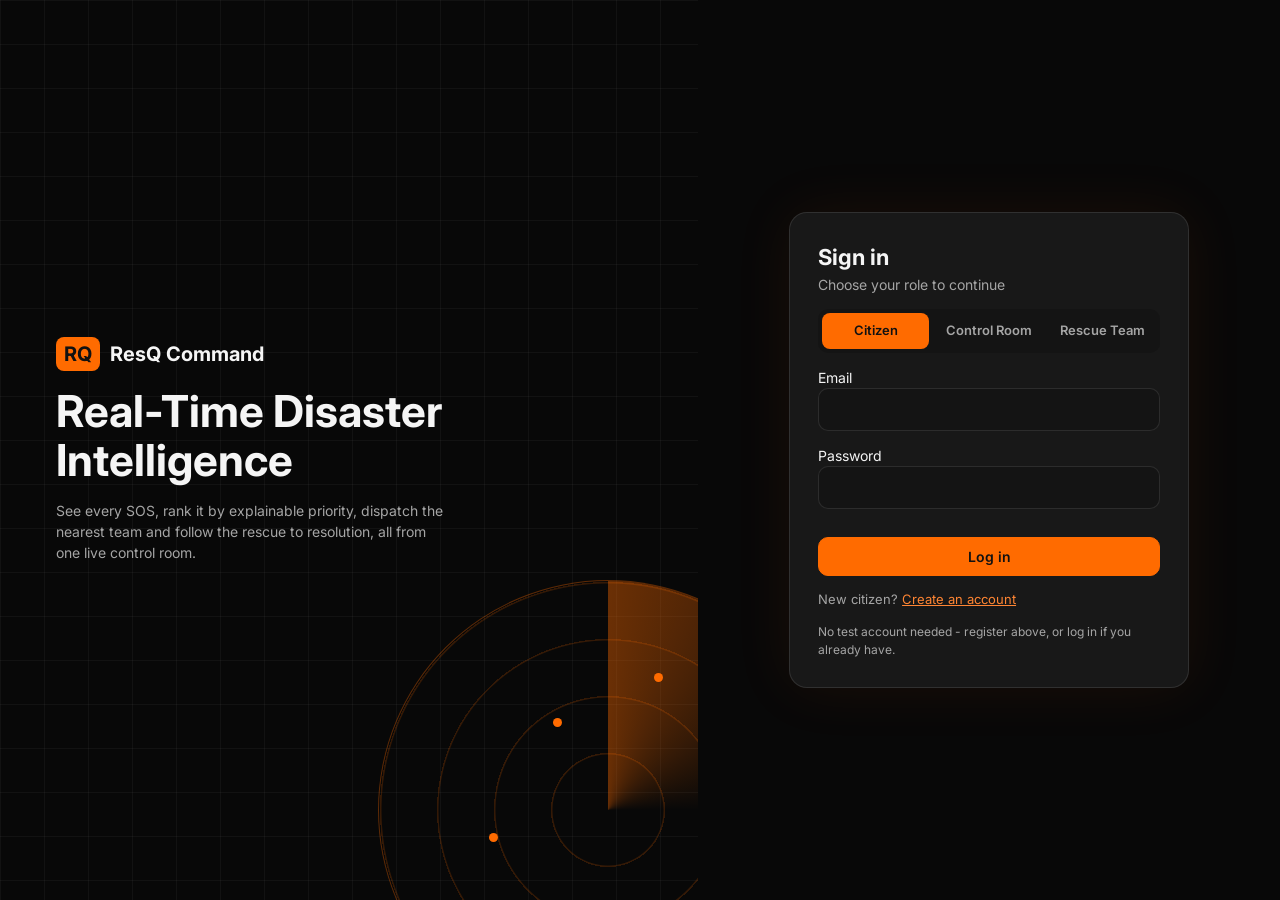
<file: frontend/index.html>
<!DOCTYPE html><html lang="en"><head><meta charset="utf-8"><meta name="viewport" content="width=device-width,initial-scale=1">
<title>ResQ Command - Login</title>
<link rel="preconnect" href="https://fonts.googleapis.com"><link href="https://fonts.googleapis.com/css2?family=Inter:wght@400;600;700&display=swap" rel="stylesheet">
<link rel="stylesheet" href="css/style.css"></head><body>
<div class="login">
 <section class="hero" aria-label="About ResQ Command">
  <div class="logo"><b>RQ</b> ResQ Command</div>
  <h1>Real-Time Disaster Intelligence</h1>
  <p>See every SOS, rank it by explainable priority, dispatch the nearest team and follow the rescue to resolution, all from one live control room.</p>
  <div class="radar" aria-hidden="true"><span class="blip" style="top:30%;left:38%"></span><span class="blip" style="top:55%;left:24%;animation-delay:.6s"></span><span class="blip" style="top:20%;left:60%;animation-delay:1.1s"></span></div>
 </section>
 <section style="display:grid;padding:24px">
  <div class="lcard">
   <div><h2 style="font-size:22px;margin:0">Sign in</h2><p class="mut">Choose your role to continue</p></div>
   <div class="roletabs" role="tablist" aria-label="Role">
    <button type="button" class="rtab on" data-role="CITIZEN">Citizen</button>
    <button type="button" class="rtab" data-role="CONTROL_ROOM">Control Room</button>
    <button type="button" class="rtab" data-role="RESCUE_TEAM">Rescue Team</button>
   </div>

   <form id="loginForm" style="display:grid;gap:14px">
    <label>Email<input id="em" type="email" autocomplete="username" required></label>
    <label>Password<input id="pw" type="password" autocomplete="current-password" required></label>
    <p id="err" class="mut" role="alert" style="color:var(--bad)"></p>
    <button class="btn-o" type="submit">Log in</button>
    <p class="mut" id="switchToRegister" style="font-size:13px">New citizen? <a href="#" id="showRegister" style="color:var(--o2);text-decoration:underline">Create an account</a></p>
    <p class="mut" id="testAccts" style="font-size:12px"></p>
   </form>

   <form id="registerForm" style="display:none;gap:14px">
    <label>Full name<input id="rName" type="text" required></label>
    <label>Email<input id="rEmail" type="email" autocomplete="username" required></label>
    <label>Password<input id="rPw" type="password" autocomplete="new-password" required minlength="4"></label>
    <p id="rErr" class="mut" role="alert" style="color:var(--bad)"></p>
    <button class="btn-o" type="submit">Create account &amp; continue</button>
    <p class="mut" style="font-size:13px">Already have an account? <a href="#" id="showLogin" style="color:var(--o2);text-decoration:underline">Log in</a></p>
   </form>
  </div>
 </section>
</div>
<style>
.roletabs{display:flex;gap:6px;background:var(--bg2);border-radius:10px;padding:4px}
.rtab{flex:1;background:transparent;border:none;border-radius:8px;padding:8px 6px;font-size:13px;font-weight:600;color:var(--mut)}
.rtab.on{background:var(--o);color:#111}
</style>
<script src="js/ws.js"></script>
<script>
const $ = s => document.querySelector(s);
let role = 'CITIZEN';
const TEST_ACCOUNTS = {
  CITIZEN: 'No test account needed - register above, or log in if you already have.',
  CONTROL_ROOM: 'Test account: control@resq.demo / resq123',
  RESCUE_TEAM: 'Test account: alpha@resq.demo / resq123 (Alpha Rescue)',
};

// already signed in? skip straight to the right page.
(function bounce() {
  const a = resqAuth();
  if (a && a.token) go(a.role);
})();

function go(r) {
  if (r === 'CITIZEN') location.href = 'citizen.html';
  else if (r === 'CONTROL_ROOM') location.href = 'dashboard.html';
  else if (r === 'RESCUE_TEAM') location.href = 'rescue.html';
}

document.querySelectorAll('.rtab').forEach(b => b.onclick = () => {
  document.querySelectorAll('.rtab').forEach(x => x.classList.remove('on'));
  b.classList.add('on'); role = b.dataset.role;
  $('#switchToRegister').style.display = role === 'CITIZEN' ? 'block' : 'none';
  $('#testAccts').textContent = TEST_ACCOUNTS[role];
  showLogin();
});
$('#testAccts').textContent = TEST_ACCOUNTS.CITIZEN;

function showRegister() { $('#loginForm').style.display = 'none'; $('#registerForm').style.display = 'grid'; }
function showLogin() { $('#registerForm').style.display = 'none'; $('#loginForm').style.display = 'grid'; }
$('#showRegister').onclick = e => { e.preventDefault(); showRegister(); };
$('#showLogin').onclick = e => { e.preventDefault(); showLogin(); };

$('#loginForm').addEventListener('submit', async e => {
  e.preventDefault();
  $('#err').textContent = '';
  try {
    const auth = await resqApi('/api/auth/login', { method: 'POST', body: JSON.stringify({ email: $('#em').value, password: $('#pw').value }) });
    if (auth.role !== role) { $('#err').textContent = `That account is registered as ${auth.role.replace('_', ' ')}, not ${role.replace('_', ' ')}.`; return; }
    resqSetAuth(auth);
    go(auth.role);
  } catch (err) { $('#err').textContent = err.message || 'Login failed'; }
});

$('#registerForm').addEventListener('submit', async e => {
  e.preventDefault();
  $('#rErr').textContent = '';
  try {
    const auth = await resqApi('/api/auth/register', { method: 'POST', body: JSON.stringify({ name: $('#rName').value, email: $('#rEmail').value, password: $('#rPw').value }) });
    resqSetAuth(auth);
    go(auth.role);
  } catch (err) { $('#rErr').textContent = err.message || 'Could not create account'; }
});
</script>
</body></html>
</file>
<file: frontend/css/style.css>
:root{--bg:#080808;--bg2:#141414;--card:#181818;--card2:#1d1d1d;--o:#ff6b00;--o2:#ff8533;--tx:#f5f5f5;--mut:#a5a5a5;--bd:rgba(255,255,255,.1);--ok:#39d98a;--warn:#ffc857;--bad:#ff3b30}
*{box-sizing:border-box;margin:0}html,body{max-width:100%;overflow-x:hidden}
body{background:var(--bg);color:var(--tx);font:14px/1.5 Inter,system-ui,sans-serif}
a{color:inherit;text-decoration:none}
:focus-visible{outline:2px solid var(--o2);outline-offset:2px}
button{font:inherit;color:inherit;cursor:pointer;border:1px solid var(--bd);background:var(--card2);border-radius:10px;padding:8px 14px;transition:transform .15s,box-shadow .2s,border-color .2s;position:relative;overflow:hidden}
button:hover{transform:translateY(-1px);border-color:var(--o)}button:active{transform:scale(.97)}
.btn-o{background:var(--o);border-color:var(--o);color:#111;font-weight:600}.btn-o:hover{background:var(--o2);box-shadow:0 0 18px rgba(255,107,0,.45)}
input{font:inherit;color:var(--tx);background:var(--bg2);border:1px solid var(--bd);border-radius:10px;padding:10px 12px;width:100%}
.mut{color:var(--mut)}.dot{width:8px;height:8px;border-radius:50%;background:var(--ok);display:inline-block;animation:pulse 1.6s infinite}
@keyframes pulse{0%{box-shadow:0 0 0 0 rgba(255,107,0,.6)}100%{box-shadow:0 0 0 12px rgba(255,107,0,0)}}
/* ---- Login ---- */
.login{min-height:100vh;display:grid;grid-template-columns:1.2fr 1fr}
.hero{position:relative;padding:56px;display:flex;flex-direction:column;justify-content:center;gap:16px;overflow:hidden;background-image:linear-gradient(rgba(255,255,255,.04) 1px,transparent 1px),linear-gradient(90deg,rgba(255,255,255,.04) 1px,transparent 1px);background-size:44px 44px}
.hero h1{font-size:44px;line-height:1.1;max-width:14ch}.hero p{max-width:44ch;color:var(--mut)}
.radar{position:absolute;right:-140px;bottom:-140px;width:460px;height:460px;border-radius:50%;border:1px solid rgba(255,107,0,.35);background:repeating-radial-gradient(circle,transparent 0 55px,rgba(255,107,0,.18) 56px 57px)}
.radar::before{content:"";position:absolute;inset:0;border-radius:50%;background:conic-gradient(from 0deg,rgba(255,107,0,.4),transparent 25%);animation:spin 4s linear infinite}
.blip{position:absolute;width:9px;height:9px;border-radius:50%;background:var(--o);animation:pulse 2s infinite}
@keyframes spin{to{transform:rotate(360deg)}}
.logo{font-weight:700;font-size:20px;display:flex;gap:10px;align-items:center}.logo b{background:var(--o);color:#111;border-radius:8px;padding:2px 8px}
.lcard{margin:auto;width:min(400px,92%);background:var(--card);border:1px solid var(--bd);border-radius:18px;padding:28px;display:grid;gap:14px;box-shadow:0 0 60px rgba(255,107,0,.08)}
/* ---- App shell ---- */
.app{display:flex;min-height:100vh}
.side{width:224px;flex:none;position:sticky;top:0;height:100vh;background:var(--bg2);border-right:1px solid var(--bd);padding:16px 10px;display:flex;flex-direction:column;gap:6px;transition:width .2s}
.side.mini{width:64px}.side.mini .lbl,.side.mini .foot span{display:none}
.side .logo{padding:4px 8px 16px}
.nav{display:flex;gap:12px;align-items:center;padding:10px 12px;border-radius:10px;color:var(--mut);border-left:3px solid transparent;transition:.2s}
.nav:hover{background:var(--card);color:var(--tx);transform:translateX(3px)}.nav.on{color:var(--tx);background:var(--card);border-left-color:var(--o)}
.foot{margin-top:auto;padding:10px;border-top:1px solid var(--bd);font-size:12px;display:grid;gap:4px}
main{flex:1;min-width:0;padding:0 20px 24px}
.top{position:sticky;top:0;z-index:500;display:flex;gap:12px;align-items:center;flex-wrap:wrap;padding:12px 0;background:rgba(8,8,8,.85);backdrop-filter:blur(10px)}
.top input{max-width:260px}.spacer{flex:1}
.live{color:var(--o);font-weight:700;display:flex;gap:6px;align-items:center}.live .dot{background:var(--o)}
.badge{background:var(--o);color:#111;border-radius:99px;padding:0 6px;font-size:11px;font-weight:700}
#banner{display:none;background:var(--o);color:#111;font-weight:600;padding:8px 16px;text-align:center}
.kpis{display:grid;grid-template-columns:repeat(auto-fit,minmax(170px,1fr));gap:14px;margin-bottom:16px}
.card{background:linear-gradient(180deg,var(--card2),var(--card));border:1px solid var(--bd);border-radius:16px;padding:16px;transition:transform .2s,border-color .2s,box-shadow .2s}
.kpi:hover{transform:translateY(-3px);border-color:rgba(255,107,0,.5)}.kpi.crit{box-shadow:0 0 28px rgba(255,107,0,.18);border-color:rgba(255,107,0,.45)}
.kpi .n{font-size:34px;font-weight:700;line-height:1.1}.kpi svg{width:100%;height:28px;margin-top:6px}
.grid{display:grid;grid-template-columns:1fr 390px;gap:16px}.col{display:grid;gap:16px;align-content:start;min-width:0}
#mapEl{height:520px;border-radius:14px;border:1px solid var(--bd);background:#111;z-index:1}
#map{scroll-margin-top:80px}
.leaflet-tile-pane{filter:invert(1) hue-rotate(180deg) brightness(.85) contrast(.9) saturate(.5)}
.mk{width:16px;height:16px;border-radius:50%;border:2px solid #111}.mk.p1{background:var(--bad);animation:pulse 1.4s infinite}.mk.p2{background:var(--o);animation:pulse 1.8s infinite}.mk.p3{background:var(--warn)}
.mk.team{background:var(--ok)}.mk.shel{background:#3b9eff;border-radius:4px}.mk.done{background:#555;animation:none}
.legend{display:flex;gap:14px;flex-wrap:wrap;margin:10px 2px 0;color:var(--mut);font-size:12px}
.pop b{font-size:15px}.pop button{margin:8px 6px 0 0;padding:5px 10px;color:#111;background:#eee}
.q{display:grid;gap:10px;max-height:470px;overflow:auto;padding-right:2px}
.inc{border:1px solid var(--bd);border-left:4px solid var(--o);border-radius:12px;padding:12px;background:var(--bg2);display:grid;gap:4px;cursor:pointer;transition:.2s}
.inc:hover{transform:translateX(-3px);box-shadow:0 0 18px rgba(255,107,0,.2)}.inc.P1{border-left-color:var(--bad)}.inc.P3{border-left-color:var(--warn)}
.row{display:flex;justify-content:space-between;gap:8px;align-items:center}
.pill{font-size:11px;font-weight:700;border-radius:99px;padding:1px 9px;border:1px solid var(--bd)}
.pill.P1{background:rgba(255,59,48,.18);color:#ff7a70}.pill.P2{background:rgba(255,107,0,.18);color:var(--o2)}.pill.P3{background:rgba(255,200,87,.15);color:var(--warn)}
.feed{list-style:none;padding:0;display:grid;gap:10px;max-height:240px;overflow:auto}.feed li{padding-left:14px;position:relative;animation:in .4s}.feed li::before{content:"";position:absolute;left:0;top:7px;width:7px;height:7px;border-radius:50%;background:var(--o)}
@keyframes in{from{opacity:0;transform:translateY(-6px)}}
.team{display:grid;gap:6px;padding:10px 0;border-top:1px solid var(--bd)}.bar{height:6px;border-radius:9px;background:#2a2a2a}.bar i{display:block;height:100%;border-radius:9px;background:var(--o);transition:width .6s}
h2{font-size:15px;margin-bottom:10px}
.skel{height:64px;border-radius:12px;background:linear-gradient(90deg,#181818,#262626,#181818);background-size:200% 100%;animation:sh 1.2s infinite}@keyframes sh{to{background-position:-200% 0}}
/* drawer + toasts */
#drawer{position:fixed;top:0;right:0;height:100%;width:min(460px,100%);background:var(--bg2);border-left:1px solid var(--bd);z-index:1000;padding:20px;overflow:auto;transform:translateX(100%);transition:transform .3s}#drawer.open{transform:none}
.ring{--p:0;width:110px;height:110px;border-radius:50%;background:conic-gradient(var(--o) calc(var(--p)*1%),#2a2a2a 0);display:grid;place-items:center;transition:.6s}.ring div{width:88px;height:88px;border-radius:50%;background:var(--bg2);display:grid;place-items:center;text-align:center;font-weight:700;font-size:24px;line-height:1}
.tl{display:grid;gap:8px;margin:14px 0}.tl div{padding-left:22px;position:relative;color:var(--mut)}.tl div::before{content:"○";position:absolute;left:0}.tl div.d{color:var(--tx)}.tl div.d::before{content:"✓";color:var(--ok)}
.acts{display:flex;flex-wrap:wrap;gap:8px}
#toasts{position:fixed;right:16px;bottom:72px;z-index:2000;display:grid;gap:8px}.toast{background:var(--card2);border:1px solid var(--o);border-radius:12px;padding:10px 14px;animation:in .3s;max-width:320px}
@media(max-width:1100px){.grid{grid-template-columns:1fr}.login{grid-template-columns:1fr}.hero{padding:32px}.hero h1{font-size:32px}}
@media(max-width:900px){.side{position:fixed;top:auto;bottom:0;left:0;right:0;width:auto!important;height:58px;flex-direction:row;justify-content:space-around;z-index:900;padding:6px;border-top:1px solid var(--bd);border-right:0}.side .logo,.side .foot,.side .lbl,#collapse{display:none}main{padding-bottom:76px}#mapEl{height:360px}.nav{padding:8px 14px}#toasts{bottom:72px}}
/* ---- Connection badge (shared: dashboard / citizen / rescue) ---- */
.connbadge{font-weight:700;font-size:12px;padding:3px 10px;border-radius:99px;border:1px solid var(--bd);display:inline-flex;gap:6px;align-items:center}
.connbadge.live{color:var(--ok);border-color:rgba(57,217,138,.4)}
.connbadge.reconn{color:var(--o2);border-color:rgba(255,133,51,.5)}
.connbadge.offline{color:var(--mut)}
.demo-tag{font-size:11px;font-weight:700;letter-spacing:.02em;color:var(--o2);border:1px solid rgba(255,107,0,.4);border-radius:99px;padding:2px 9px}
.pnav{display:flex;gap:6px;overflow-x:auto;margin-bottom:12px;padding-bottom:2px}
.pnav a{font-size:12px;color:var(--mut);background:var(--card2);border:1px solid var(--bd);border-radius:99px;padding:6px 12px;white-space:nowrap}
.warnbox{border-radius:10px;padding:10px 12px;font-size:13px;border:1px solid}
.warnbox.high{background:rgba(255,59,48,.1);border-color:rgba(255,59,48,.4);color:#ff8a80}
.warnbox.moderate{background:rgba(255,200,87,.1);border-color:rgba(255,200,87,.4);color:var(--warn)}
/* ---- Phone-frame pages: /citizen and /rescue ---- */
body.phone{min-height:100vh;display:grid;place-items:center;background:radial-gradient(circle at 50% 0%,#161616,var(--bg) 60%);padding:24px 12px}
.frame{width:min(420px,100%);background:var(--card);border:1px solid var(--bd);border-radius:28px;padding:20px;display:grid;gap:16px;box-shadow:0 30px 80px rgba(0,0,0,.5)}
.frame header{display:flex;justify-content:space-between;align-items:center}
.frame h1{font-size:18px}
.field{display:grid;gap:6px}.field label{font-size:12px;color:var(--mut)}
select{font:inherit;color:var(--tx);background:var(--bg2);border:1px solid var(--bd);border-radius:10px;padding:10px 12px;width:100%}
textarea{font:inherit;color:var(--tx);background:var(--bg2);border:1px solid var(--bd);border-radius:10px;padding:10px 12px;width:100%;resize:vertical;min-height:64px}
.counter{display:flex;align-items:center;gap:10px}
.counter button{width:36px;height:36px;padding:0;border-radius:10px;font-size:18px;line-height:1}
.counter span{min-width:28px;text-align:center;font-weight:700;font-size:16px}
.locbox{display:flex;justify-content:space-between;gap:10px;align-items:center;background:var(--bg2);border:1px solid var(--bd);border-radius:12px;padding:10px 12px;font-size:13px}
.sos-btn{width:100%;padding:22px;border-radius:20px;background:var(--bad);border-color:var(--bad);color:#fff;font-size:20px;font-weight:700;letter-spacing:.02em;box-shadow:0 0 0 0 rgba(255,59,48,.5);animation:sospulse 2.2s infinite}
.sos-btn:hover{background:#ff544a;box-shadow:0 0 26px rgba(255,59,48,.55)}
@keyframes sospulse{0%{box-shadow:0 0 0 0 rgba(255,59,48,.45)}70%{box-shadow:0 0 0 18px rgba(255,59,48,0)}100%{box-shadow:0 0 0 0 rgba(255,59,48,0)}}
.track{display:grid;gap:6px}.track div{padding-left:24px;position:relative;color:var(--mut);font-size:14px}
.track div::before{content:"○";position:absolute;left:0}.track div.d{color:var(--tx)}.track div.d::before{content:"✓";color:var(--ok)}
.track div.now{color:var(--o2);font-weight:700}.track div.now::before{content:"●"}
.sms-link{display:block;text-align:center;border:1px solid var(--bd);border-radius:12px;padding:10px;color:var(--mut)}
.offline-note{background:rgba(255,107,0,.12);border:1px solid rgba(255,107,0,.4);border-radius:12px;padding:10px 12px;font-size:13px}
.rescue-card{border:1px solid var(--bd);border-left:4px solid var(--o);border-radius:14px;padding:14px;display:grid;gap:8px;background:var(--bg2)}
.rescue-card.P1{border-left-color:var(--bad)}.rescue-card.P3{border-left-color:var(--warn)}
.teamsel{display:flex;gap:8px;align-items:center}
@media(prefers-reduced-motion:reduce){*{animation:none!important;transition:none!important}}

/* ---- Live map: marker states, route card, phone maps ---- */
.mk.p4{background:#8a8a8a}.mk.done{background:#555}
.mk.team{background:var(--ok)}
.mk.team-assigned{background:#ff9f1a}
.mk.team-onway{background:#3b9eff}
.mk.team-reached{background:#a366ff}
.mk.team-off{background:#666;border-style:dashed}
.livemap{width:100%;height:260px;border-radius:14px;overflow:hidden;border:1px solid var(--bd)}
.routebox{display:flex;gap:12px;background:var(--card2);border:1px solid var(--bd);border-radius:12px;padding:10px 12px;margin:8px 0 4px}
.routebox .rb{display:grid;flex:1}.routebox .rb b{font-size:20px}
.routebox.err{display:block;color:var(--warn);border-color:rgba(255,200,87,.4);font-size:13px}
.routecard{background:var(--card2);border:1px solid var(--bd);border-radius:12px;padding:10px 12px;margin-top:10px}
.stbadge{display:inline-block;font-size:11px;font-weight:700;border-radius:99px;padding:2px 10px;background:rgba(255,107,0,.18);color:var(--o2)}
@media (max-width:600px){.livemap{height:220px}}

/* ---- Demo-specific visual identities ---- */
.control-room main{background:radial-gradient(circle at 75% 0%,rgba(11,37,69,.24),transparent 34%)}
.rescue-page .frame{border-color:rgba(59,158,255,.35);box-shadow:0 30px 80px rgba(0,0,0,.55),0 0 35px rgba(59,158,255,.08)}
.citizen-page .frame{border-color:rgba(255,59,48,.3);box-shadow:0 30px 80px rgba(0,0,0,.55),0 0 35px rgba(255,59,48,.08)}
.rescue-page .frame header{border-bottom:1px solid rgba(59,158,255,.18);padding-bottom:10px}
.citizen-page .frame header{border-bottom:1px solid rgba(255,59,48,.18);padding-bottom:10px}
.request-card{border:1px solid var(--bd);border-left:4px solid var(--o);border-radius:14px;padding:14px;background:var(--bg2);display:grid;gap:8px;animation:in .35s ease-out}
.request-card.P1{border-left-color:var(--bad);box-shadow:0 0 22px rgba(255,59,48,.08)}.request-card.P3{border-left-color:var(--warn)}
.request-note{font-size:12px;padding:8px;border-radius:9px;background:rgba(255,255,255,.04)}
.section-title{display:flex;justify-content:space-between;align-items:center;margin-bottom:2px}
.toast.success{border-color:var(--ok)}.toast.warn{border-color:var(--warn)}.toast.danger{border-color:var(--bad);box-shadow:0 0 22px rgba(255,59,48,.15)}
.status-available{color:var(--ok);border-color:rgba(57,217,138,.35)}.status-busy{color:var(--warn);border-color:rgba(255,200,87,.35)}.status-offline{color:#aaa;border-color:rgba(255,255,255,.18)}
.completed-pop{animation:completePop .65s ease-out}@keyframes completePop{0%{transform:scale(.96);opacity:.5}60%{transform:scale(1.03)}100%{transform:scale(1);opacity:1}}
.weather-banner{margin-top:8px}
@media(max-width:600px){#mapEl{height:320px}.control-room #mapEl{height:360px}}

/* ---- Weather Intelligence ---- */
.wx-metrics{display:grid;grid-template-columns:repeat(auto-fit,minmax(120px,1fr));gap:10px;margin-bottom:12px}
.wx-m{background:var(--bg2);border:1px solid var(--bd);border-radius:12px;padding:10px 12px;display:grid;gap:2px}
.wx-m b{font-size:22px;line-height:1.15}
.wx-small{font-size:11px}
.wx-fchead{font-size:11px;font-weight:700;letter-spacing:.08em;color:var(--mut);margin:4px 0 6px}
.wx-hours{display:flex;gap:6px;overflow-x:auto;padding-bottom:6px;margin-bottom:12px}
.wx-h{flex:0 0 58px;display:grid;justify-items:center;gap:2px;background:var(--bg2);border:1px solid var(--bd);border-radius:10px;padding:8px 4px;font-size:12px}
.wx-bar{width:14px;height:44px;background:#2a2a2a;border-radius:6px;display:flex;align-items:flex-end;overflow:hidden}
.wx-bar i{display:block;width:100%;background:#3b9eff}
.wx-advisory{border-radius:12px;padding:10px 12px;border:1px solid var(--bd);background:var(--bg2);display:grid;gap:4px;font-size:13px;margin-bottom:6px}
.wx-advisory.moderate{background:rgba(255,200,87,.1);border-color:rgba(255,200,87,.4)}
.wx-advisory.high{background:rgba(255,59,48,.1);border-color:rgba(255,59,48,.45)}
.wx-advhead{display:flex;justify-content:space-between;align-items:center;gap:8px}
.wx-advtitle{font-size:11px;font-weight:700;letter-spacing:.06em;text-transform:uppercase;color:var(--mut)}
.wx-level{font-size:13px;font-weight:800;border-radius:99px;padding:2px 12px;border:1px solid var(--bd)}
.wx-level.low{color:var(--ok);border-color:rgba(57,217,138,.4)}
.wx-level.moderate{color:var(--warn);border-color:rgba(255,200,87,.5)}
.wx-level.high{color:#ff8a80;border-color:rgba(255,59,48,.55)}
.wx-unavail{border:1px dashed var(--bd);border-radius:12px;padding:12px;color:var(--warn);font-size:13px}
.frame .wx-metrics{grid-template-columns:repeat(2,1fr)}
.frame .wx-m b{font-size:18px}
.toast.alert{border-color:var(--bad)}
</file>
